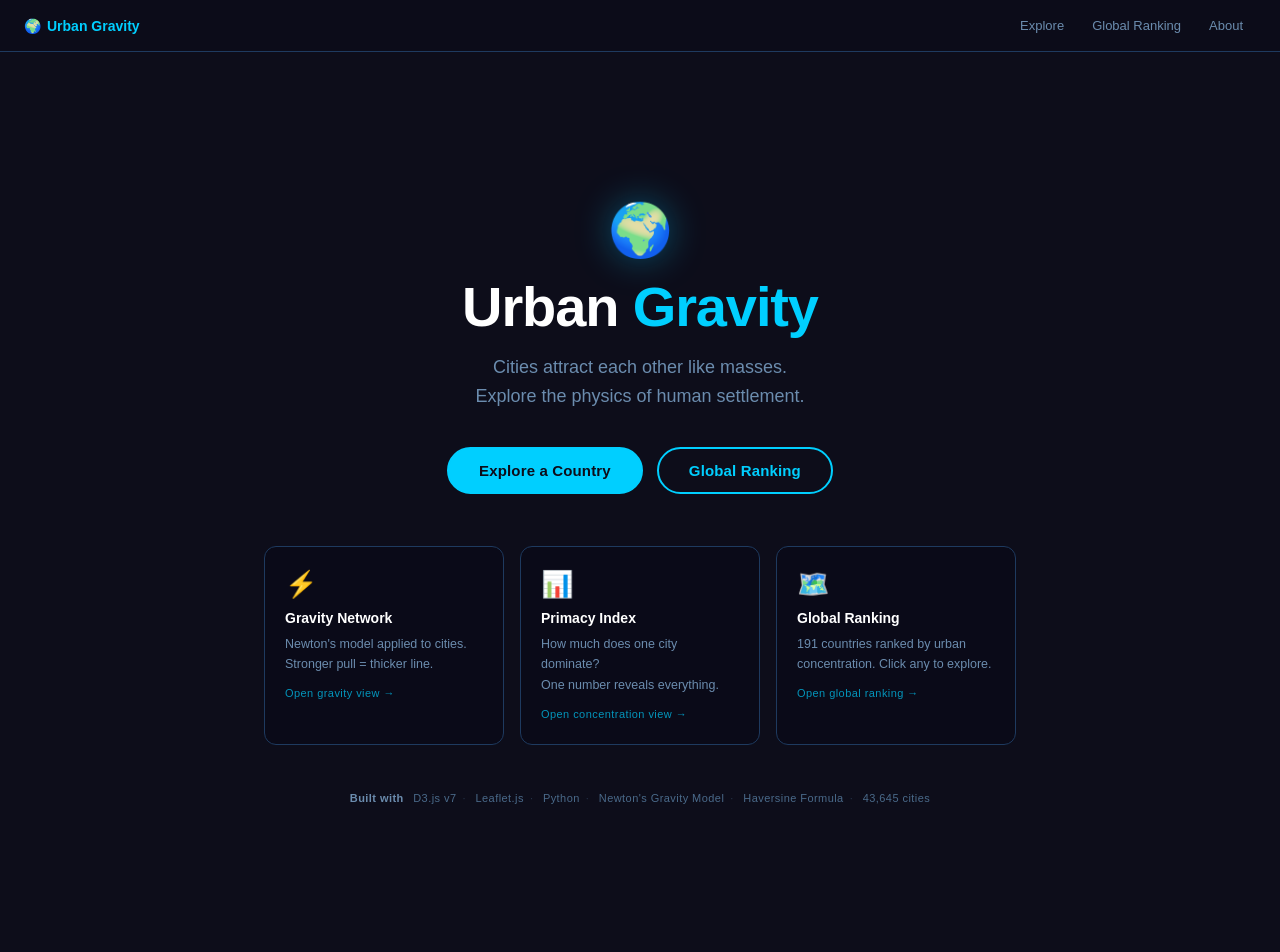
<file: landing.html>
<!DOCTYPE html>
<html lang="en">
<head>
  <meta charset="UTF-8" />
  <meta name="viewport" content="width=device-width, initial-scale=1.0" />
  <title>Urban Gravity — Cities attract each other like masses</title>
  <link rel="stylesheet" href="nav.css">
  <style>
    *, *::before, *::after { box-sizing: border-box; margin: 0; padding: 0; }

    :root {
      --bg:      #0d0d1a;
      --bg2:     #0a0a18;
      --accent:  #00cfff;
      --text:    #cdd6f4;
      --text2:   #6b8cae;
      --text3:   #4a6a8a;
      --border:  #1e3a5f;
    }

    html, body {
      height: 100%;
      font-family: 'Segoe UI', Arial, sans-serif;
      background: var(--bg);
      color: var(--text);
      overflow-x: hidden;
    }

    /* ── Animated canvas sits behind everything ── */
    #bg-canvas {
      position: fixed;
      inset: 0;
      z-index: 0;
      pointer-events: none;
    }

    /* ── Layout wrapper ── */
    .page {
      position: relative;
      z-index: 1;
      min-height: 100vh;
      display: flex;
      flex-direction: column;
      align-items: center;
      justify-content: center;
      padding: 40px 24px 32px;
      gap: 0;
    }

    /* ── Hero ─────────────────────────────────── */
    .hero {
      text-align: center;
      max-width: 640px;
      margin-bottom: 52px;
    }

    .hero-icon {
      font-size: 52px;
      line-height: 1;
      margin-bottom: 20px;
      display: block;
      /* subtle glow on the globe */
      filter: drop-shadow(0 0 18px rgba(0, 207, 255, 0.35));
      animation: floatIcon 4s ease-in-out infinite;
    }
    @keyframes floatIcon {
      0%, 100% { transform: translateY(0); }
      50%       { transform: translateY(-8px); }
    }

    .hero h1 {
      font-size: clamp(36px, 6vw, 56px);
      font-weight: 700;
      letter-spacing: -0.02em;
      color: #fff;
      line-height: 1.1;
      margin-bottom: 16px;
    }
    .hero h1 span { color: var(--accent); }

    .hero-sub {
      font-size: clamp(15px, 2.2vw, 18px);
      color: var(--text2);
      line-height: 1.6;
      margin-bottom: 36px;
    }

    /* ── CTAs ── */
    .cta-row {
      display: flex;
      gap: 14px;
      justify-content: center;
      flex-wrap: wrap;
    }

    .cta-primary, .cta-secondary {
      padding: 13px 30px;
      border-radius: 30px;
      font-size: 15px;
      font-weight: 700;
      cursor: pointer;
      transition: all 0.22s;
      border: 2px solid var(--accent);
      letter-spacing: 0.01em;
      text-decoration: none;
    }
    .cta-primary {
      background: var(--accent);
      color: #0d0d1a;
    }
    .cta-primary:hover {
      background: #33d9ff;
      border-color: #33d9ff;
      transform: translateY(-2px);
      box-shadow: 0 6px 24px rgba(0, 207, 255, 0.35);
    }
    .cta-secondary {
      background: transparent;
      color: var(--accent);
    }
    .cta-secondary:hover {
      background: rgba(0, 207, 255, 0.1);
      transform: translateY(-2px);
      box-shadow: 0 6px 24px rgba(0, 207, 255, 0.15);
    }

    /* ── Feature cards ────────────────────────── */
    .cards {
      display: flex;
      gap: 16px;
      justify-content: center;
      flex-wrap: wrap;
      max-width: 860px;
      margin-bottom: 44px;
    }

    .card {
      background: var(--bg2);
      border: 1px solid var(--border);
      border-radius: 12px;
      padding: 22px 20px;
      width: 240px;
      cursor: pointer;
      transition: all 0.22s;
      text-decoration: none;
      color: inherit;
      display: block;
    }
    .card:hover {
      border-color: var(--accent);
      transform: translateY(-4px);
      box-shadow: 0 8px 28px rgba(0, 207, 255, 0.12);
      background: #0d0f1f;
    }

    .card-icon {
      font-size: 26px;
      margin-bottom: 10px;
      display: block;
    }
    .card-title {
      font-size: 14px;
      font-weight: 700;
      color: #fff;
      margin-bottom: 8px;
    }
    .card-desc {
      font-size: 12.5px;
      color: var(--text2);
      line-height: 1.65;
    }
    .card-link {
      display: inline-block;
      margin-top: 12px;
      font-size: 11px;
      color: var(--accent);
      opacity: 0.7;
      letter-spacing: 0.04em;
    }
    .card:hover .card-link { opacity: 1; }

    /* ── Tech strip ───────────────────────────── */
    .tech-strip {
      text-align: center;
      font-size: 11px;
      color: var(--text3);
      letter-spacing: 0.04em;
      line-height: 1.8;
      max-width: 600px;
    }
    .tech-strip .sep {
      margin: 0 6px;
      opacity: 0.4;
    }
    .tech-strip .label {
      color: var(--text2);
      font-weight: 600;
      margin-right: 6px;
    }

    /* fade-in on load */
    .page { animation: pageIn 0.6s ease both; }
    @keyframes pageIn {
      from { opacity: 0; transform: translateY(12px); }
      to   { opacity: 1; transform: translateY(0); }
    }
  </style>
</head>
<body>

<!-- Animated background canvas -->
<svg id="bg-canvas"></svg>

<div class="page">

  <!-- ── Hero ── -->
  <div class="hero">
    <span class="hero-icon">🌍</span>
    <h1>Urban <span>Gravity</span></h1>
    <p class="hero-sub">
      Cities attract each other like masses.<br>
      Explore the physics of human settlement.
    </p>
    <div class="cta-row">
      <a href="index.html" class="cta-primary">Explore a Country</a>
      <a href="ranking.html" class="cta-secondary">Global Ranking</a>
    </div>
  </div>

  <!-- ── Feature Cards ── -->
  <div class="cards">
    <a class="card" href="index.html?mode=gravity">
      <span class="card-icon">⚡</span>
      <div class="card-title">Gravity Network</div>
      <div class="card-desc">
        Newton's model applied to cities.<br>
        Stronger pull&nbsp;=&nbsp;thicker line.
      </div>
      <span class="card-link">Open gravity view →</span>
    </a>

    <a class="card" href="index.html?mode=concentration">
      <span class="card-icon">📊</span>
      <div class="card-title">Primacy Index</div>
      <div class="card-desc">
        How much does one city dominate?<br>
        One number reveals everything.
      </div>
      <span class="card-link">Open concentration view →</span>
    </a>

    <a class="card" href="ranking.html">
      <span class="card-icon">🗺️</span>
      <div class="card-title">Global Ranking</div>
      <div class="card-desc">
        191 countries ranked by urban<br>
        concentration. Click any to explore.
      </div>
      <span class="card-link">Open global ranking →</span>
    </a>
  </div>

  <!-- ── Tech strip ── -->
  <div class="tech-strip">
    <span class="label">Built with</span>
    D3.js v7<span class="sep">·</span>
    Leaflet.js<span class="sep">·</span>
    Python<span class="sep">·</span>
    Newton's Gravity Model<span class="sep">·</span>
    Haversine Formula<span class="sep">·</span>
    43,645 cities
  </div>

</div>

<script src="https://d3js.org/d3.v7.min.js"></script>
<script>
// ══════════════════════════════════════════════════════
//  ANIMATED BACKGROUND — floating city nodes + gravity lines
// ══════════════════════════════════════════════════════

const svg    = d3.select('#bg-canvas');
const EDGE_THRESHOLD = 180;
const NODE_COUNT     = 45;

let width, height;

function resize() {
  width  = window.innerWidth;
  height = window.innerHeight;
  svg.attr('width', width).attr('height', height);
}
resize();
window.addEventListener('resize', resize);

// Generate random nodes
const nodes = d3.range(NODE_COUNT).map(() => ({
  x:  Math.random() * width,
  y:  Math.random() * height,
  r:  1.2 + Math.random() * 2.8,
  vx: (Math.random() - 0.5) * 0.28,
  vy: (Math.random() - 0.5) * 0.28,
}));

// Compute edges within distance threshold
function getEdges() {
  const edges = [];
  for (let i = 0; i < nodes.length; i++) {
    for (let j = i + 1; j < nodes.length; j++) {
      const dx = nodes[i].x - nodes[j].x;
      const dy = nodes[i].y - nodes[j].y;
      const d  = Math.sqrt(dx * dx + dy * dy);
      if (d < EDGE_THRESHOLD) edges.push({ i, j, d });
    }
  }
  return edges;
}

// SVG groups — edges below nodes
const edgeGroup = svg.append('g');
const nodeGroup = svg.append('g');

// Initial circles (sizes fixed, positions updated each frame)
const circles = nodeGroup.selectAll('circle')
  .data(nodes).join('circle')
  .attr('r',    d => d.r)
  .attr('fill', 'rgba(0, 207, 255, 0.38)');

// Pulse animation — randomly stagger glow for a few nodes
nodes.forEach((n, i) => {
  if (i % 5 === 0) {
    circles.filter((_, idx) => idx === i)
      .style('animation', `nodePulse ${2 + Math.random() * 2}s ease-in-out infinite`);
  }
});

// Inline keyframe injection
const styleEl = document.createElement('style');
styleEl.textContent = `
  @keyframes nodePulse {
    0%, 100% { opacity: 0.38; r: attr(r); }
    50%       { opacity: 0.70; }
  }
`;
document.head.appendChild(styleEl);

// Animation loop
function animate() {
  // Move nodes, bounce off walls
  nodes.forEach(n => {
    n.x += n.vx;
    n.y += n.vy;
    if (n.x <= 0 || n.x >= width)  n.vx *= -1;
    if (n.y <= 0 || n.y >= height) n.vy *= -1;
    n.x = Math.max(0, Math.min(width,  n.x));
    n.y = Math.max(0, Math.min(height, n.y));
  });

  // Update circle positions
  circles.attr('cx', d => d.x).attr('cy', d => d.y);

  // Recompute and redraw edges
  const edges = getEdges();

  edgeGroup.selectAll('line')
    .data(edges, d => `${d.i}-${d.j}`)
    .join('line')
    .attr('x1', d => nodes[d.i].x)
    .attr('y1', d => nodes[d.i].y)
    .attr('x2', d => nodes[d.j].x)
    .attr('y2', d => nodes[d.j].y)
    .attr('stroke', 'rgba(0, 207, 255, 0.13)')
    .attr('stroke-width', d => 0.4 + (1 - d.d / EDGE_THRESHOLD) * 1.2);

  requestAnimationFrame(animate);
}

animate();

// ══════════════════════════════════════════════════════
//  Read ?mode= param and pass it through to index.html
// ══════════════════════════════════════════════════════
// (Cards already hard-link to index.html?mode=X — nothing extra needed)

// Honour ?mode= if landing.html itself is opened with a mode param
// (e.g. ranking.html → back → landing.html?mode=gravity)
// No-op for plain landing.html load.
</script>
<script src="nav.js"></script>
<script>Nav.init({ theme: 'solid' });</script>
</body>
</html>
</file>
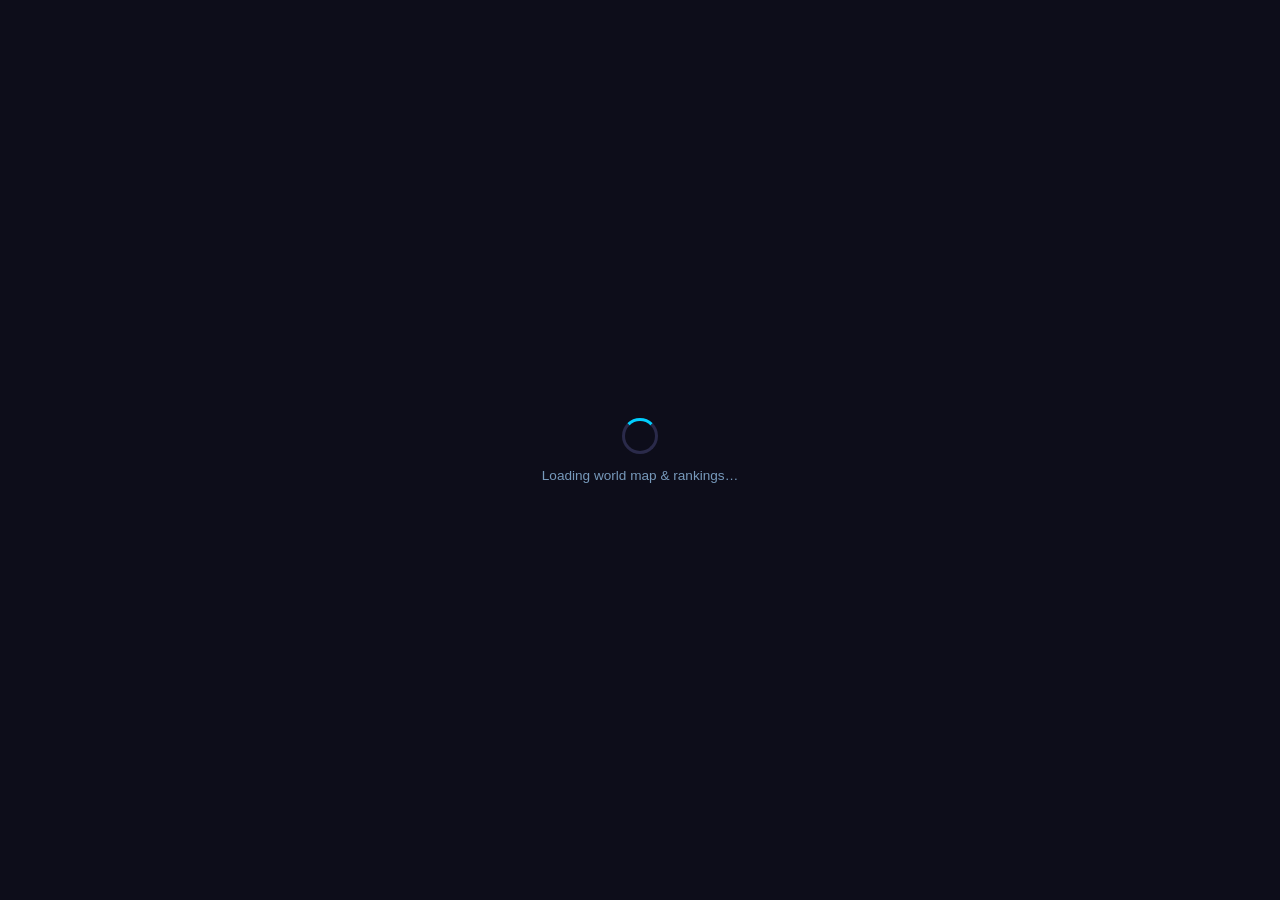
<file: ranking.html>
<!DOCTYPE html>
<html lang="en">
<head>
  <meta charset="UTF-8" />
  <meta name="viewport" content="width=device-width, initial-scale=1.0" />
  <title>🌍 Global Urban Primacy Ranking</title>
  <link rel="stylesheet" href="nav.css">
  <style>
    *, *::before, *::after { box-sizing: border-box; margin: 0; padding: 0; }
    :root {
      --bg: #0d0d1a; --bg2: #12122a; --border: #1e1e3a; --border2: #2a2a4a;
      --accent: #00cfff; --accent-b: #ff9f43; --text: #cdd6f4; --text2: #7799bb;
      --header-h: 52px; --strip-h: 64px;
    }
    body { font-family: 'Segoe UI', Arial, sans-serif; background: var(--bg); color: var(--text);
           height: 100vh; overflow: hidden; }

    /* ── Header ─────────────────────────────────────────────── */
    #header {
      position: fixed; top: 0; left: 0; right: 0; height: var(--header-h);
      background: var(--bg2); border-bottom: 1px solid var(--border);
      display: flex; align-items: center; padding: 0 20px; gap: 14px; z-index: 2000;
    }
    #hdr-title { font-size: 0.95rem; font-weight: 700; white-space: nowrap; }
    #hdr-subtitle { font-size: 0.72rem; color: var(--text2); }
    #search-wrap { margin-left: auto; position: relative; }
    #search-input {
      background: var(--bg); border: 1px solid var(--border2);
      border-radius: 20px; padding: 6px 14px; color: var(--text);
      font-size: 0.78rem; outline: none; width: 200px; transition: border-color 0.2s;
    }
    #search-input:focus { border-color: var(--accent); }
    #search-input::placeholder { color: var(--text2); }

    /* ── Map container ──────────────────────────────────────── */
    #map-container {
      position: fixed; top: var(--header-h); left: 0; right: 0;
      bottom: var(--strip-h); overflow: hidden;
    }
    #map-container svg { display: block; }

    /* ── Country paths ──────────────────────────────────────── */
    .country-path {
      stroke: #0d0d1a; stroke-width: 0.4; cursor: pointer;
      transition: stroke 0.15s, stroke-width 0.15s;
    }
    .country-path:hover { stroke: #ffffff; stroke-width: 1.2; }
    .country-path.highlighted { stroke: #ffffff; stroke-width: 1.8; }

    /* ── Legend ─────────────────────────────────────────────── */
    #legend {
      position: absolute; bottom: 16px; left: 18px;
      background: rgba(13,13,26,0.88); border: 1px solid var(--border2);
      border-radius: 8px; padding: 10px 14px; backdrop-filter: blur(4px);
    }
    #legend-title { font-size: 0.62rem; color: var(--text2); letter-spacing: 0.1em;
                    text-transform: uppercase; margin-bottom: 7px; }
    #legend-bar { width: 180px; height: 10px; border-radius: 4px;
                  background: linear-gradient(to right, #4575b4, #91bfdb, #ffffbf, #fc8d59, #d73027); }
    #legend-labels { display: flex; justify-content: space-between;
                     font-size: 0.6rem; color: var(--text2); margin-top: 4px; }

    /* ── Tooltip ────────────────────────────────────────────── */
    #tooltip {
      position: fixed; background: rgba(13,13,26,0.95); border: 1px solid #1e1e3a;
      border-radius: 9px; padding: 11px 15px; pointer-events: none;
      font-size: 0.8rem; color: #cdd6f4; display: none; z-index: 9000;
      min-width: 190px; line-height: 1.7; backdrop-filter: blur(6px);
    }
    .tt-country { font-weight: 700; color: var(--accent); font-size: 0.9rem; margin-bottom: 4px; }
    .tt-row { display: flex; justify-content: space-between; gap: 16px; }
    .tt-label { color: var(--text2); font-size: 0.74rem; }
    .tt-val   { font-weight: 600; }
    .tt-badge {
      display: inline-block; font-size: 0.62rem; font-weight: 700;
      padding: 1px 7px; border-radius: 4px; margin-top: 5px;
      text-transform: uppercase; letter-spacing: 0.05em;
    }
    .badge-polycentric  { background: rgba(69,117,180,0.2); color: #4575b4; }
    .badge-transitional { background: rgba(255,213,42,0.2); color: #ffd32a; }
    .badge-monocentric  { background: rgba(215,48,39,0.2);  color: #d73027; }

    /* ── Bottom rank strip ──────────────────────────────────── */
    #rank-strip {
      position: fixed; bottom: 0; left: 0; right: 0; height: var(--strip-h);
      background: var(--bg2); border-top: 1px solid var(--border);
      display: flex; align-items: center; overflow-x: auto; overflow-y: hidden;
      padding: 0 12px; gap: 6px; z-index: 2000;
    }
    #rank-strip::-webkit-scrollbar { height: 4px; }
    #rank-strip::-webkit-scrollbar-track { background: var(--bg); }
    #rank-strip::-webkit-scrollbar-thumb { background: var(--border2); border-radius: 2px; }

    .rank-item {
      flex-shrink: 0; background: var(--bg); border: 1px solid var(--border2);
      border-radius: 6px; padding: 5px 10px; cursor: pointer;
      transition: border-color 0.15s; min-width: 120px;
    }
    .rank-item:hover { border-color: var(--accent); }
    .rank-item.active { border-color: var(--accent); background: rgba(0,207,255,0.08); }
    .ri-rank  { font-size: 0.6rem; color: var(--text2); }
    .ri-name  { font-size: 0.72rem; font-weight: 600; color: var(--text); white-space: nowrap; }
    .ri-score { font-size: 0.68rem; font-weight: 700; }

    /* ── Loading overlay ────────────────────────────────────── */
    #overlay {
      position: fixed; inset: 0; background: var(--bg);
      display: flex; flex-direction: column; align-items: center;
      justify-content: center; z-index: 5000; gap: 14px;
    }
    #overlay.hidden { display: none; }
    .spinner { width: 36px; height: 36px; border: 3px solid var(--border2);
               border-top-color: var(--accent); border-radius: 50%;
               animation: spin 0.7s linear infinite; }
    @keyframes spin { to { transform: rotate(360deg); } }
    #overlay-msg { color: var(--text2); font-size: 0.85rem; }
  </style>
</head>
<body>

<header id="header">
  <span id="hdr-title">🌍 Global Urban Primacy Ranking</span>
  <span id="hdr-subtitle">Hover to inspect · Click to analyze in full app</span>
  <div id="search-wrap">
    <input id="search-input" type="text" placeholder="Search country…" oninput="searchCountry(this.value)" />
  </div>
</header>

<div id="map-container"></div>

<div id="tooltip"></div>

<div id="rank-strip"></div>

<div id="overlay">
  <div class="spinner"></div>
  <div id="overlay-msg">Loading world map &amp; rankings…</div>
</div>

<script src="https://d3js.org/d3.v7.min.js"></script>
<script>
// ════════════════════════════════════════════════
//  GLOBALS
// ════════════════════════════════════════════════
const tip     = document.getElementById('tooltip');
const fmtPop  = d3.format(',');
const fmtPct  = v => (v * 100).toFixed(1) + '%';

let rankingData = [];
let primacyMap  = {};   // geojson_name → ranking entry
let svgSel, pathSel;

// ── Color scale: blue (distributed) → red (dominant) ──────────
const colorScale = d3.scaleSequential(d3.interpolateRdYlBu)
  .domain([0.65, 0]);   // reversed: high primacy = red, low = blue

function primacyColor(p) { return p != null ? colorScale(p) : '#1a1a2e'; }

function patternBadgeClass(pattern) {
  return { polycentric: 'badge-polycentric', transitional: 'badge-transitional',
           monocentric: 'badge-monocentric' }[pattern] || '';
}

// ════════════════════════════════════════════════
//  MAP RENDER
// ════════════════════════════════════════════════
function renderMap(geo) {
  const container = document.getElementById('map-container');
  const W = container.clientWidth;
  const H = container.clientHeight;

  svgSel = d3.select('#map-container').append('svg')
    .attr('width', W).attr('height', H);

  const projection = d3.geoNaturalEarth1()
    .scale(Math.min(W / 5.8, H / 3.0))
    .translate([W / 2, H / 2]);

  const pathGen = d3.geoPath().projection(projection);

  // Ocean background
  svgSel.append('rect')
    .attr('width', W).attr('height', H)
    .attr('fill', '#080818');

  // Country paths
  pathSel = svgSel.selectAll('path.country-path')
    .data(geo.features)
    .join('path')
    .attr('class', 'country-path')
    .attr('d', pathGen)
    .style('fill', d => {
      const entry = primacyMap[d.properties.name];
      return entry ? primacyColor(entry.primacy_index) : '#1a1a2e';
    })
    .on('mouseover', onMouseOver)
    .on('mousemove',  onMouseMove)
    .on('mouseout',   onMouseOut)
    .on('click',      onClick);

  // Legend
  renderLegend();
}

// ════════════════════════════════════════════════
//  LEGEND
// ════════════════════════════════════════════════
function renderLegend() {
  const container = document.getElementById('map-container');
  const div = document.createElement('div');
  div.id = 'legend';
  div.innerHTML = `
    <div id="legend-title">Primacy Index</div>
    <div id="legend-bar"></div>
    <div id="legend-labels">
      <span>0.0<br><span style="color:#4575b4">Distributed</span></span>
      <span>0.15</span>
      <span>0.30</span>
      <span>0.45</span>
      <span>0.6+<br><span style="color:#d73027">Dominant</span></span>
    </div>
  `;
  container.appendChild(div);
}

// ════════════════════════════════════════════════
//  TOOLTIP
// ════════════════════════════════════════════════
function onMouseOver(event, d) {
  const entry = primacyMap[d.properties.name];
  if (!entry) {
    tip.innerHTML = `<div class="tt-country">${d.properties.name}</div>
      <div style="font-size:0.72rem;color:var(--text2)">No data</div>`;
  } else {
    const badgeClass = patternBadgeClass(entry.pattern);
    tip.innerHTML = `
      <div class="tt-country">${entry.country}</div>
      <div class="tt-row">
        <span class="tt-label">Rank</span>
        <span class="tt-val">#${entry.rank} of ${rankingData.length}</span>
      </div>
      <div class="tt-row">
        <span class="tt-label">Primacy Index</span>
        <span class="tt-val" style="color:${primacyColor(entry.primacy_index)}">${fmtPct(entry.primacy_index)}</span>
      </div>
      <div class="tt-row">
        <span class="tt-label">Largest City</span>
        <span class="tt-val">${entry.largest_city}</span>
      </div>
      <div class="tt-row">
        <span class="tt-label">City Population</span>
        <span class="tt-val">${fmtPop(entry.largest_city_pop)}</span>
      </div>
      <div class="tt-row">
        <span class="tt-label">Cities tracked</span>
        <span class="tt-val">${entry.total_cities}</span>
      </div>
      <div><span class="tt-badge ${badgeClass}">${entry.pattern}</span></div>
      <div style="font-size:0.66rem;color:var(--text2);margin-top:4px">Click to analyze →</div>
    `;
  }
  tip.style.display = 'block';
  onMouseMove(event);
}

function onMouseMove(event) {
  tip.style.left = Math.min(event.clientX + 14, window.innerWidth  - 220) + 'px';
  tip.style.top  = Math.min(event.clientY - 10, window.innerHeight - 260) + 'px';
}

function onMouseOut() { tip.style.display = 'none'; }

// ════════════════════════════════════════════════
//  CLICK — open index.html with country
// ════════════════════════════════════════════════
function onClick(event, d) {
  const entry = primacyMap[d.properties.name];
  if (!entry) return;
  window.open(`index.html?country=${encodeURIComponent(entry.country)}`, '_blank');
}

// ════════════════════════════════════════════════
//  RANK STRIP
// ════════════════════════════════════════════════
function renderRankStrip() {
  const strip = document.getElementById('rank-strip');
  // Top 50 countries
  const top50 = rankingData.slice(0, 50);

  top50.forEach(d => {
    const item  = document.createElement('div');
    item.className = 'rank-item';
    item.id = `ri-${d.rank}`;

    const scoreColor = d.primacy_index >= 0.35 ? '#d73027'
                     : d.primacy_index >= 0.15 ? '#ffd32a' : '#4575b4';

    item.innerHTML = `
      <div class="ri-rank">#${d.rank}</div>
      <div class="ri-name">${d.country}</div>
      <div class="ri-score" style="color:${scoreColor}">${fmtPct(d.primacy_index)}</div>
    `;

    item.title = 'Click to highlight · Double-click to analyze';

    item.addEventListener('click', () => {
      // Highlight country on map
      pathSel.classed('highlighted', false);
      pathSel.filter(f => f.properties.name === d.geojson_name)
             .classed('highlighted', true)
             .raise();

      // Mark active in strip
      document.querySelectorAll('.rank-item').forEach(el => el.classList.remove('active'));
      item.classList.add('active');
    });

    // Double-click → open full analysis
    item.addEventListener('dblclick', () => {
      window.open(`index.html?country=${encodeURIComponent(d.country)}`, '_blank');
    });

    strip.appendChild(item);
  });

  // "…and N more" label
  if (rankingData.length > 50) {
    const more = document.createElement('div');
    more.style.cssText = 'flex-shrink:0;font-size:0.7rem;color:var(--text2);padding:0 10px;white-space:nowrap;';
    more.textContent = `+${rankingData.length - 50} more countries`;
    strip.appendChild(more);
  }
}

// ════════════════════════════════════════════════
//  SEARCH
// ════════════════════════════════════════════════
function searchCountry(q) {
  if (!q.trim() || !pathSel) {
    pathSel?.classed('highlighted', false);
    return;
  }
  const lower = q.toLowerCase();
  pathSel.classed('highlighted', false);
  pathSel.filter(d => {
    const entry = primacyMap[d.properties.name];
    const name  = (entry?.country || d.properties.name || '').toLowerCase();
    return name.includes(lower);
  }).classed('highlighted', true).raise();
}

// ════════════════════════════════════════════════
//  DATA LOAD
// ════════════════════════════════════════════════
const overlay    = document.getElementById('overlay');
const overlayMsg = document.getElementById('overlay-msg');

Promise.all([
  d3.json('world.geojson'),
  d3.json('global_ranking.json'),
]).then(([geo, ranking]) => {

  rankingData = ranking;

  // Build primacy lookup keyed by geojson_name (matches GeoJSON properties.name)
  ranking.forEach(d => { primacyMap[d.geojson_name] = d; });

  // Stats for subtitle
  const avg = (ranking.reduce((s, d) => s + d.primacy_index, 0) / ranking.length * 100).toFixed(1);
  document.getElementById('hdr-subtitle').textContent =
    `${ranking.length} countries · avg primacy ${avg}% · hover to inspect · click to analyze`;

  renderMap(geo);
  renderRankStrip();

  overlay.classList.add('hidden');

}).catch(err => {
  overlayMsg.textContent = `⚠️ ${err.message} — run: python download_geojson.py && python generate_gravity.py global`;
  overlayMsg.style.color = '#ff4757';
  document.querySelector('.spinner').style.display = 'none';
});
</script>
<script src="nav.js"></script>
<script>Nav.augmentHeader();</script>
</body>
</html>
</file>
<file: nav.css>
/* nav.css — Shared navigation styles (Prompt 18)
   Loaded by: landing.html, index.html, ranking.html
   ───────────────────────────────────────────────── */

/* ── Full standalone nav (landing.html) ── */
#global-nav {
  position: fixed;
  top: 0; left: 0; right: 0;
  height: 52px;
  display: flex;
  align-items: center;
  justify-content: space-between;
  padding: 0 24px;
  z-index: 3000;
  border-bottom: 1px solid #1e3a5f;
}
.nav-solid   { background: rgba(13, 13, 26, 0.97); }
.nav-overlay { background: rgba(13, 13, 26, 0.82); backdrop-filter: blur(8px); }

.nav-brand {
  font-size: 14px;
  font-weight: 700;
  color: #00cfff;
  text-decoration: none;
  display: flex;
  align-items: center;
  gap: 6px;
  white-space: nowrap;
  flex-shrink: 0;
}
.nav-brand:hover { opacity: 0.82; }

.nav-links {
  display: flex;
  align-items: center;
  gap: 2px;
}
.nav-link {
  padding: 6px 13px;
  border-radius: 6px;
  font-size: 13px;
  color: #6b8cae;
  text-decoration: none;
  background: transparent;
  border: none;
  cursor: pointer;
  font-family: inherit;
  transition: color 0.18s, background 0.18s;
  white-space: nowrap;
}
.nav-link:hover  { color: #fff;    background: rgba(255,255,255,0.06); }
.nav-link.active { color: #00cfff; background: rgba(0,207,255,0.1); }

/* ── Brand link injected into existing headers ── */
.hdr-brand {
  font-size: 12px;
  font-weight: 600;
  color: #00cfff88;
  text-decoration: none;
  white-space: nowrap;
  transition: color 0.18s;
  flex-shrink: 0;
}
.hdr-brand:hover { color: #00cfff; }

/* About button that lives inside existing headers */
.nav-about-btn {
  background: transparent;
  border: 1px solid #1e3a5f;
  color: #6b8cae;
  border-radius: 6px;
  padding: 5px 12px;
  font-size: 12px;
  cursor: pointer;
  font-family: inherit;
  transition: all 0.18s;
  white-space: nowrap;
  flex-shrink: 0;
}
.nav-about-btn:hover { border-color: #00cfff44; color: #00cfff; }

/* ── About slide-in panel ── */
#about-overlay {
  display: none;
  position: fixed;
  inset: 0;
  background: rgba(0, 0, 0, 0.48);
  z-index: 3998;
}
#about-panel {
  display: none;
  position: fixed;
  top: 0; right: 0; bottom: 0;
  width: 380px;
  background: #060d1a;
  border-left: 1px solid #1e3a5f;
  padding: 32px 24px 24px;
  overflow-y: auto;
  z-index: 3999;
  font-family: 'Segoe UI', Arial, sans-serif;
}
#about-panel.open,
#about-overlay.open { display: block; animation: slideInRight 0.22s ease; }
@keyframes slideInRight {
  from { transform: translateX(100%); opacity: 0; }
  to   { transform: translateX(0);    opacity: 1; }
}

#about-close {
  position: absolute;
  top: 14px; right: 14px;
  background: transparent;
  border: 1px solid #1e3a5f;
  color: #6b8cae;
  border-radius: 4px;
  cursor: pointer;
  padding: 4px 9px;
  font-size: 13px;
  transition: all 0.18s;
}
#about-close:hover { border-color: #00cfff44; color: #00cfff; }

.about-title    { font-size: 20px; font-weight: 700; color: #fff; margin-bottom: 4px; }
.about-subtitle {
  font-size: 13px; color: #6b8cae; margin-bottom: 20px;
  padding-bottom: 18px; border-bottom: 1px solid #1e3a5f;
}
.about-section  {
  font-size: 9px; text-transform: uppercase; letter-spacing: 1.5px;
  color: #6b8cae; margin: 18px 0 7px;
}
#about-panel p  { font-size: 12.5px; color: #b0b8cc; line-height: 1.85; }
.about-tech     { display: flex; flex-wrap: wrap; gap: 6px; margin-top: 18px; }
.about-tech span {
  font-size: 10px; padding: 3px 8px;
  background: rgba(0,207,255,0.08);
  color: #00cfff; border-radius: 4px;
  border: 1px solid rgba(0,207,255,0.2);
}
.about-github {
  display: inline-block; margin-top: 22px;
  font-size: 12.5px; color: #00cfff;
  text-decoration: none;
  border: 1px solid rgba(0,207,255,0.3);
  padding: 9px 18px; border-radius: 6px;
  transition: background 0.18s;
}
.about-github:hover { background: rgba(0,207,255,0.1); }

/* ══════════════════════════════════════════════════════════
   COUNTRY SWITCHER  (Prompt 19)
   ══════════════════════════════════════════════════════════ */

/* Overlay */
#cs-overlay {
  display: none; position: fixed; inset: 0;
  background: rgba(0,0,0,0.52); z-index: 1500;
}
#cs-overlay.open { display: block; }

/* Panel — slide in from left */
#cs-panel {
  position: fixed;
  top: 60px; left: 0; bottom: 0;
  width: 300px; z-index: 1501;
  background: #060d1a;
  border-right: 1px solid #1e3a5f;
  flex-direction: column;
  overflow: hidden;
  font-family: 'Segoe UI', Arial, sans-serif;
  /* hidden by default — .open shows it */
  display: none;
}
#cs-panel.open {
  display: flex;
  animation: slideInLeft 0.2s ease;
}
@keyframes slideInLeft {
  from { transform: translateX(-100%); opacity: 0; }
  to   { transform: translateX(0);     opacity: 1; }
}

/* Header row */
#cs-header {
  display: flex; justify-content: space-between; align-items: center;
  padding: 14px 16px; border-bottom: 1px solid #1e3a5f;
  font-size: 13px; font-weight: 600; color: #fff; flex-shrink: 0;
}
.cs-close-btn {
  background: transparent; border: 1px solid #1e3a5f;
  color: #6b8cae; border-radius: 4px; cursor: pointer;
  padding: 3px 8px; font-size: 13px; transition: all 0.18s;
}
.cs-close-btn:hover { border-color: #00cfff44; color: #00cfff; }

/* Search */
#cs-search-wrap { padding: 10px 12px; flex-shrink: 0; }
#cs-search {
  width: 100%; padding: 8px 12px;
  background: #0d1525; border: 1px solid #1e3a5f;
  border-radius: 6px; color: #cdd6f4;
  font-size: 13px; outline: none; font-family: inherit;
}
#cs-search:focus { border-color: #00cfff; }
#cs-search::placeholder { color: #4a6a8a; }

/* Scrollable body */
#cs-body { flex: 1; overflow-y: auto; padding: 0 6px 16px; }
#cs-body::-webkit-scrollbar { width: 4px; }
#cs-body::-webkit-scrollbar-track { background: transparent; }
#cs-body::-webkit-scrollbar-thumb { background: #1e3a5f; border-radius: 2px; }

/* Section label */
.cs-section-label {
  font-size: 9px; text-transform: uppercase; letter-spacing: 1.5px;
  color: #4a6a8a; padding: 12px 8px 5px;
}

/* List item */
.cs-item {
  display: flex; justify-content: space-between; align-items: center;
  padding: 7px 10px; border-radius: 6px; cursor: pointer;
  transition: background 0.14s; margin-bottom: 1px;
  border: 1px solid transparent;
}
.cs-item:hover  { background: rgba(255,255,255,0.05); }
.cs-item.active { background: rgba(0,207,255,0.1); border-color: rgba(0,207,255,0.25); }

.cs-item-left  { display: flex; align-items: center; gap: 7px; min-width: 0; }
.cs-item-right { display: flex; align-items: center; gap: 7px; flex-shrink: 0; }

.cs-badge { font-size: 11px; flex-shrink: 0; }
.cs-name  { font-size: 12px; color: #cdd6f4; white-space: nowrap; overflow: hidden; text-overflow: ellipsis; }
.cs-item.active .cs-name { color: #fff; font-weight: 600; }

.cs-primacy { font-size: 10px; color: #6b8cae; width: 28px; text-align: right; }

/* Mini bar */
.cs-bar {
  width: 52px; height: 3px; background: #1e3a5f;
  border-radius: 2px; overflow: hidden; flex-shrink: 0;
}
.cs-bar-fill { height: 100%; border-radius: 2px; transition: width 0.3s; }
.cs-bar-fill.polycentric  { background: #00cfff; }
.cs-bar-fill.transitional { background: #ff9f43; }
.cs-bar-fill.monocentric  { background: #ff4757; }
.cs-bar-fill.distributed  { background: #2ed573; }
.cs-bar-fill.dominant     { background: #ff4757; }
.cs-bar-fill.moderate     { background: #ff9f43; }

/* Trigger button in #header */
#cs-trigger {
  padding: 5px 12px; background: rgba(0,207,255,0.07);
  border: 1px solid #1e3a5f; border-radius: 6px;
  color: #00cfff; font-size: 12px; cursor: pointer;
  font-family: inherit; transition: border-color 0.18s, background 0.18s;
  white-space: nowrap; flex-shrink: 0;
}
#cs-trigger:hover { border-color: #00cfff; background: rgba(0,207,255,0.12); }

.cs-empty { font-size: 11px; color: #4a6a8a; padding: 10px 8px; }
</file>
